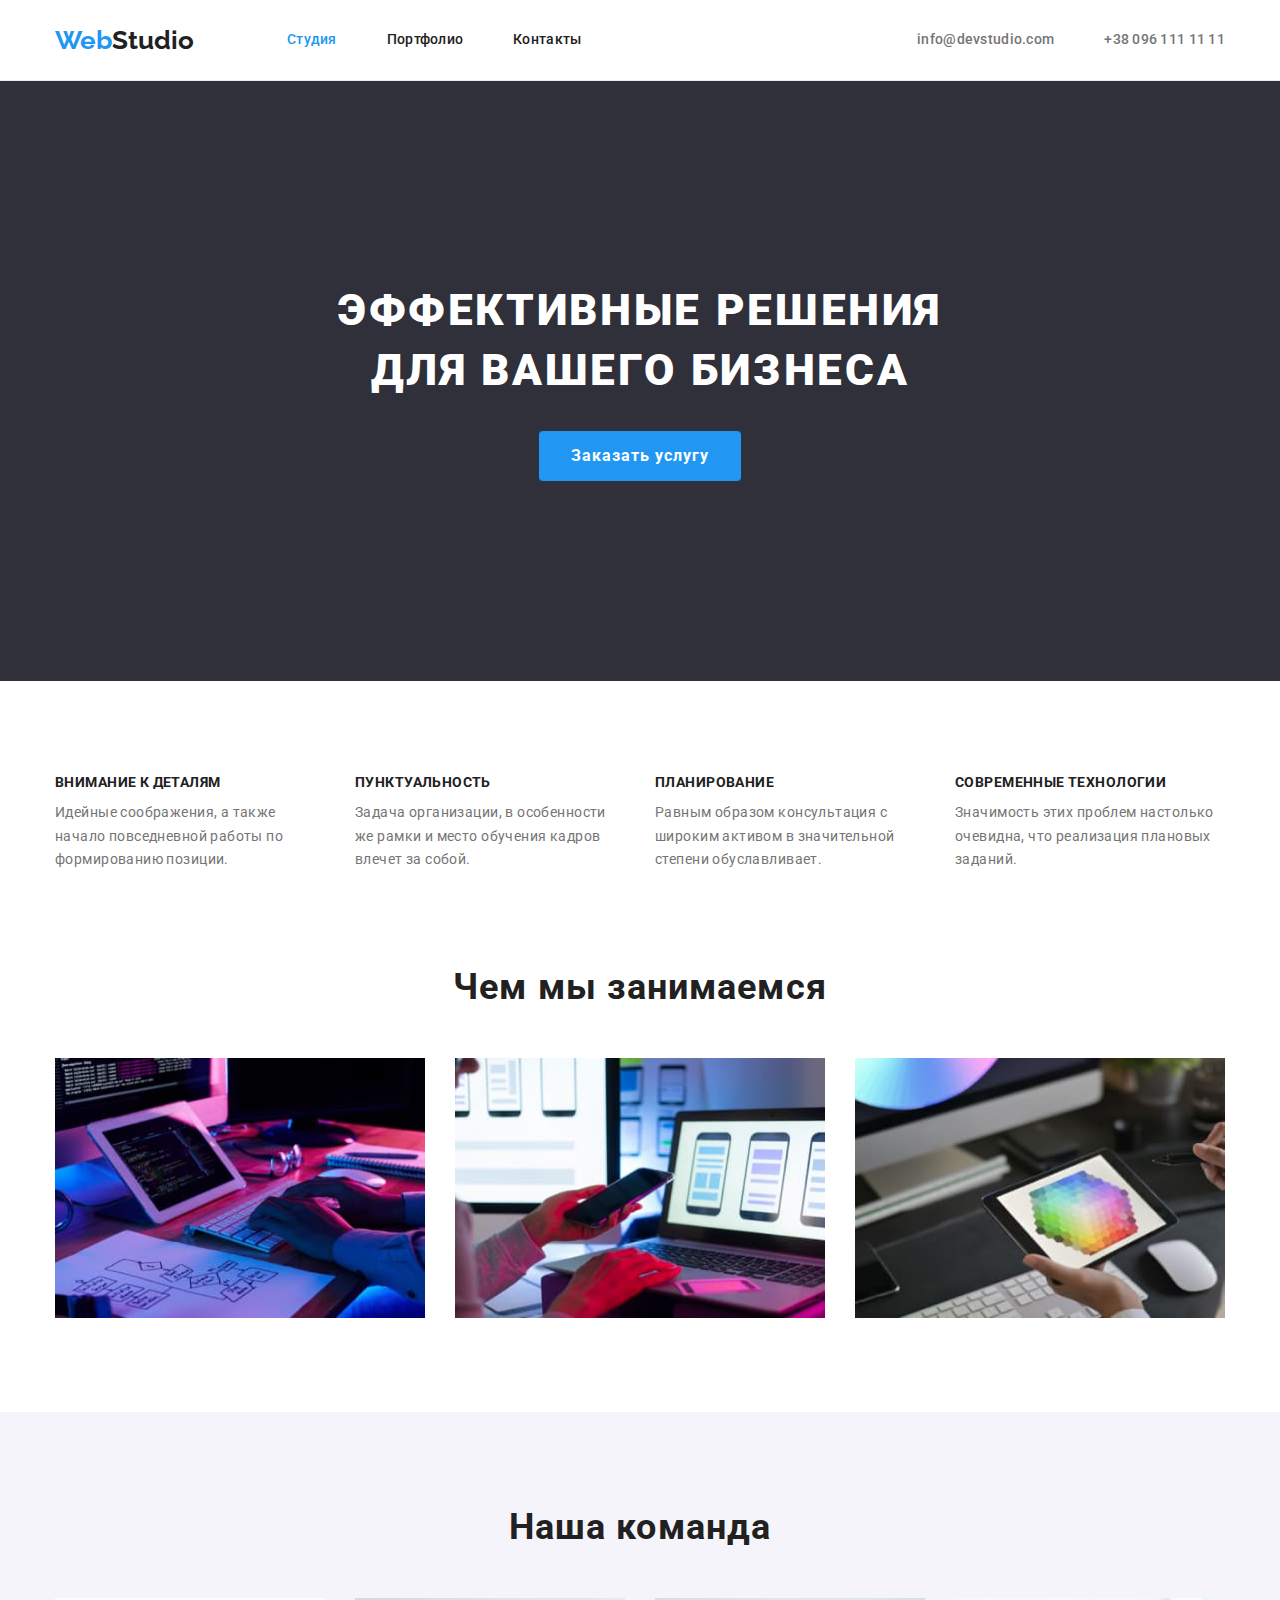
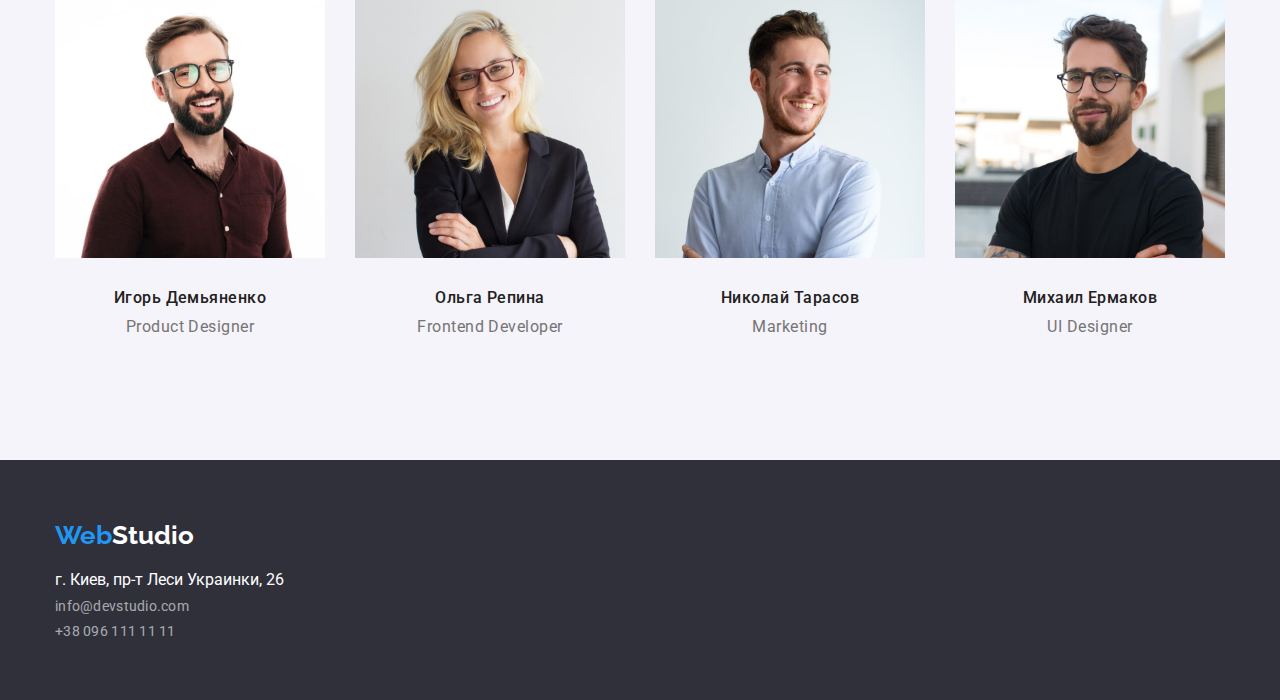
<file: index.html>
<!DOCTYPE html>
<html lang="ru">
  <head>
    <meta charset="UTF-8" />
    <meta http-equiv="X-UA-Compatible" content="IE=edge" />
    <meta name="viewport" content="width=device-width, initial-scale=1.0" />
    <title>WebStudio</title>
    <link rel="preconnect" href="https://fonts.googleapis.com" />
    <link rel="preconnect" href="https://fonts.gstatic.com" crossorigin />
    <link rel="preconnect" href="https://fonts.googleapis.com" />
    <link rel="preconnect" href="https://fonts.gstatic.com" crossorigin />
    <link
      href="https://fonts.googleapis.com/css2?family=Raleway:wght@700&family=Roboto:wght@400;500;700;900&display=swap"
      rel="stylesheet"
    />
    <link
      rel="stylesheet"
      href="https://cdnjs.cloudflare.com/ajax/libs/modern-normalize/1.0.0/modern-normalize.min.css"
    />
    <link rel="stylesheet" href="./css/style.css" />
  </head>
  <body>
    <!-- Шапка сайта -->

    <header class="page-header">
      <div class="container page-box">
        <a lang="en" href="./index.html" class="logo">
          <span class="accent">Web</span>Studio</a
        >
        <nav class="navigation">
          <ul class="site-nav list">
            <li class="site-nav-item">
              <a href="./index.html" class="nav-link current">Студия</a>
            </li>
            <li class="site-nav-item">
              <a href="./portfolio.html" class="nav-link">Портфолио</a>
            </li>
            <li class="site-nav-item">
              <a href="" class="nav-link">Контакты</a>
            </li>
          </ul>
        </nav>

        <ul class="contakts-list list">
          <li class="contakts-item">
            <a class="contakt-link" href="mailto:info@devstudio.com"
              >info@devstudio.com</a
            >
          </li>
          <li class="contakts-item">
            <a class="contakt-link" href="tel:+380961111111"
              >+38 096 111 11 11</a
            >
          </li>
        </ul>
      </div>
    </header>
    <!-- Герой -->
    <main>
      <section class="hero-section">
        <div class="container hero">
          <h1 class="hero-title">Эффективные решения для вашего бизнеса</h1>
          <button type="button" class="button-hero">Заказать услугу</button>
        </div>
      </section>

      <!-- Секция особенности -->
      <section class="section-feature section">
        <div class="container feature">
          <h2 class="section-feature title visually-hidden">
            Наши приимущества
          </h2>
          <ul class="feature-list list grid">
            <li class="feature-item grid-item">
              <h3 class="feature-title">Внимание к деталям</h3>
              <p class="feature-description">
                Идейные соображения, а также начало повседневной работы по
                формированию позиции.
              </p>
            </li>
            <li class="feature-item grid-item">
              <h3 class="feature-title">Пунктуальность</h3>
              <p class="feature-description">
                Задача организации, в особенности же рамки и место обучения
                кадров влечет за собой.
              </p>
            </li>
            <li class="feature-item grid-item">
              <h3 class="feature-title">Планирование</h3>
              <p class="feature-description">
                Равным образом консультация с широким активом в значительной
                степени обуславливает.
              </p>
            </li>
            <li class="feature-item grid-item">
              <h3 class="feature-title">Современные технологии</h3>
              <p class="feature-description">
                Значимость этих проблем настолько очевидна, что реализация
                плановых заданий.
              </p>
            </li>
          </ul>
        </div>
      </section>

      <!-- Чем мы занимаемся -->

      <section class="section-doing section">
        <div class="container doing">
          <h2 class="doing-title">Чем мы занимаемся</h2>
          <ul class="doing-list grid list">
            <li class="grid-item">
              <img
                src="./images/box12.jpeg"
                alt="Работа за компьетором"
                width="370"
                height="260"
              />
            </li>
            <li class="grid-item">
              <img
                src="./images/box22.jpeg"
                alt="Работа за компьетором"
                width="370"
                height="260"
              />
            </li>
            <li class="grid-item">
              <img
                src="./images/box32.jpeg"
                alt="Работа за компьетором"
                width="370"
                height="260"
              />
            </li>
          </ul>
        </div>
      </section>

      <!-- Наша команда -->
      <section class="team-name section">
        <div class="container team">
          <h2 class="team-title">Наша команда</h2>
          <ul class="team-list grid list">
            <li class="grid-item">
              <img
                class="section img"
                src="./images/img12.jpeg"
                alt="фото Игорь Демьяненко"
                width="270"
                height="260"
              />
              <div class="team-box">
                <h3 class="team-subtitle">Игорь Демьяненко</h3>
                <p lang="en" class="team-position">Product Designer</p>
              </div>
            </li>
            <li class="grid-item">
              <img
                src="./images/img22.jpeg"
                alt="фото Ольга Репина"
                width="270"
                height="260"
              />
              <div class="team-box">
                <h3 class="team-subtitle">Ольга Репина</h3>
                <p lang="en" class="team-position">Frontend Developer</p>
              </div>
            </li>
            <li class="grid-item">
              <img
                src="./images/img32.jpeg"
                alt="фото Николай Тарасов"
                width="270"
                height="260"
              />
              <div class="team-box">
                <h3 class="team-subtitle">Николай Тарасов</h3>
                <p lang="en" class="team-position">Marketing</p>
              </div>
            </li>
            <li class="grid-item">
              <img
                src="./images/img42.jpeg"
                alt="фото Михаил Ермаков"
                width="270"
                height="260"
              />
              <div class="team-box">
                <h3 class="team-subtitle">Михаил Ермаков</h3>
                <p lang="en" class="team-position">UI Designer</p>
              </div>
            </li>
          </ul>
        </div>
      </section>
    </main>
    <!-- Футер -->
    <footer class="footer">
      <div class="container footer">
        <a lang="en" href="" class="logo"
          ><span class="accent">Web</span>Studio</a
        >
        <address>
          <ul class="adress list">
            <li class="contakt-item">
              <a
                href=""
                class="adress-link link"
                target="_blank"
                rel="noopener noreferrer"
                >г. Киев, пр-т Леси Украинки, 26</a
              >
            </li>
            <li class="contakt-item mail">
              <a href="mailto:info@devstudio.com" class="contakt-link"
                >info@devstudio.com</a
              >
            </li>
            <li class="contakt-item tel">
              <a href="tel:+380961111111" class="contakt-link"
                >+38 096 111 11 11</a
              >
            </li>
          </ul>
        </address>
      </div>
    </footer>
  </body>
</html>
</file>
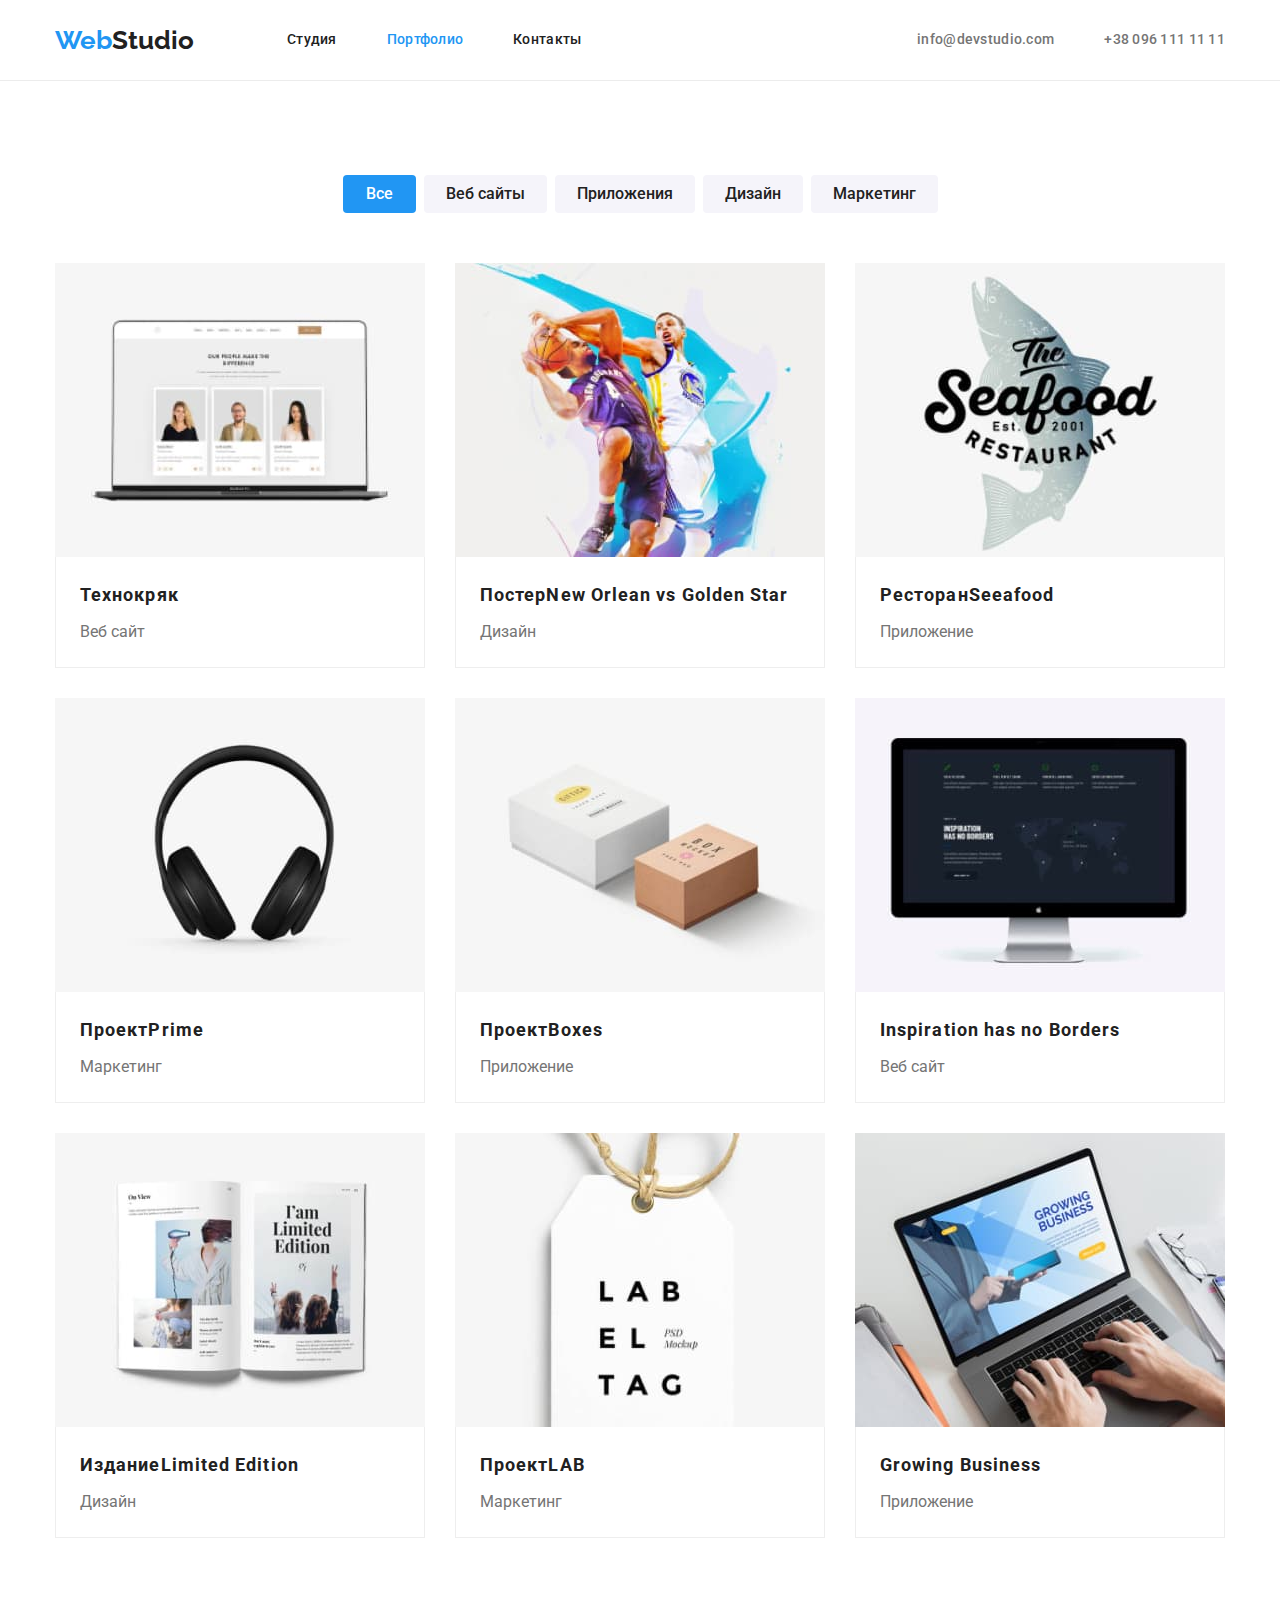
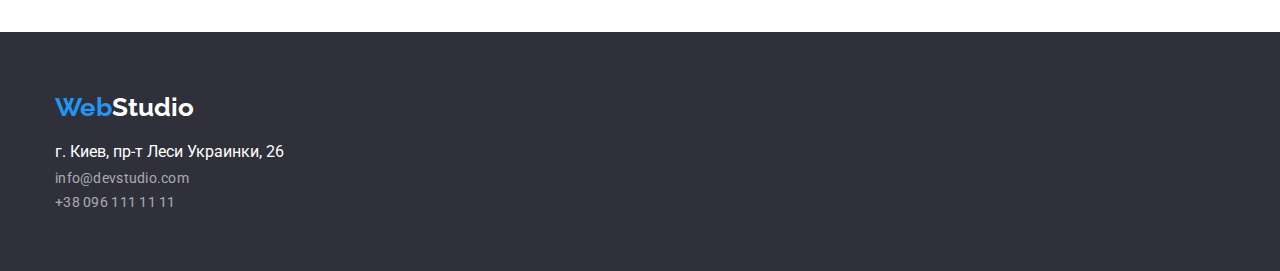
<file: portfolio.html>
<!DOCTYPE html>
<html lang="ru">
  <head>
    <meta charset="UTF-8" />
    <meta http-equiv="X-UA-Compatible" content="IE=edge" />
    <meta name="viewport" content="width=device-width, initial-scale=1.0" />
    <title>Portfolio</title>
    <link rel="preconnect" href="https://fonts.googleapis.com" />
    <link rel="preconnect" href="https://fonts.gstatic.com" crossorigin />
    <link rel="preconnect" href="https://fonts.googleapis.com" />
    <link rel="preconnect" href="https://fonts.gstatic.com" crossorigin />
    <link
      href="https://fonts.googleapis.com/css2?family=Raleway:wght@700&family=Roboto:wght@400;500;700;900&display=swap"
      rel="stylesheet"
    />
    <link
      rel="stylesheet"
      href="https://cdnjs.cloudflare.com/ajax/libs/modern-normalize/1.0.0/modern-normalize.min.css"
    />
    <link rel="stylesheet" href="./css/style.css" />
  </head>

  <body>
    <!-- Шапка сайта -->
    <header class="page-header">
      <div class="container page-box">
        <a lang="en" href="./index.html" class="logo">
          <span class="accent">Web</span>Studio</a
        >
        <nav class="navigation">
          <ul class="site-nav list">
            <li class="site-nav-item">
              <a href="./index.html" class="nav-link">Студия</a>
            </li>
            <li class="site-nav-item">
              <a href="./portfolio.html" class="nav-link current">Портфолио</a>
            </li>
            <li class="site-nav-item">
              <a href="" class="nav-link">Контакты</a>
            </li>
          </ul>
        </nav>

        <ul class="contakts-list list">
          <li class="contakts-item">
            <a class="contakt-link" href="mailto:info@devstudio.com"
              >info@devstudio.com</a
            >
          </li>
          <li class="contakts-item">
            <a class="contakt-link" href="tel:+380961111111"
              >+38 096 111 11 11</a
            >
          </li>
        </ul>
      </div>
    </header>
    <!-- Конец Шапка сайта -->

    <!-- Основной контент -->

    <main>
      <section class="portfolio">
        <div class="container portfolio-btn c-box">
          <h1 class="portfolio-title visually-hidden">Навигация по сайту</h1>

          <ul class="btn-list list">
            <li class="btn-item">
              <button class="btn-filter all current" type="button">Все</button>
            </li>
            <li class="btn-item">
              <button class="btn-filter web-site" type="button">
                Веб сайты
              </button>
            </li>
            <li class="btn-item">
              <button class="btn-filter app" type="button">Приложения</button>
            </li>
            <li class="btn-item">
              <button class="btn-filter design" type="button">Дизайн</button>
            </li>
            <li class="btn-item">
              <button class="btn-filter marketing" type="button">
                Маркетинг
              </button>
            </li>
          </ul>
          <!-- </div> -->
          <!-- Портфолио с фото -->

          <ul class="portfolio-list grid list">
            <li class="portfolio-item grid-item">
              <a class="link-portfolio-blok link" href="">
                <img
                  class="portfolio-img"
                  src="./images/img011.jpeg"
                  alt="Ноутбук с фото на экране"
                  width="370"
                />
                <div class="portfolio-img-box">
                  <h2 class="portfolio-subtitle">Технокряк</h2>
                  <p class="portfolio-text link">Веб сайт</p>
                </div>
              </a>
            </li>
            <li class="portfolio-item grid-item">
              <a class="link-portfolio-blok link" href="">
                <img
                  class="portfolio-img"
                  src="./images/img022.jpeg"
                  alt="Баскетболисты в прыжке"
                  width="370"
                />
                <div class="portfolio-img-box">
                  <h2 class="portfolio-subtitle">
                    Постер<span lang="en">New Orlean vs Golden Star</span>
                  </h2>
                  <p class="portfolio-text">Дизайн</p>
                </div>
              </a>
            </li>
            <li class="portfolio-item grid-item">
              <a class="link-portfolio-blok link" href="">
                <img
                  class="portfolio-img"
                  src="./images/img033.jpeg"
                  alt="Логотип ресторана"
                  width="370"
                />
                <div class="portfolio-img-box">
                  <h2 class="portfolio-subtitle">
                    Ресторан<span lang="en">Seeafood</span>
                  </h2>

                  <p class="portfolio-text">Приложение</p>
                </div>
              </a>
            </li>
            <li class="portfolio-item grid-item">
              <a class="link-portfolio-blok link" href="">
                <img src="./images/img044.jpeg" alt="Наушники" width="370" />
                <div class="portfolio-img-box">
                  <h2 class="portfolio-subtitle">
                    Проект<span lang="en">Prime</span>
                  </h2>
                  <p class="portfolio-text">Маркетинг</p>
                </div>
              </a>
            </li>
            <li class="portfolio-item grid-item">
              <a class="link-portfolio-blok link" href="">
                <img
                  src="./images/img055.jpeg"
                  alt="Упаковочные коробочки"
                  width="370"
                />
                <div class="portfolio-img-box">
                  <h2 class="portfolio-subtitle">
                    Проект<span lang="en">Boxes</span>
                  </h2>
                  <p class="portfolio-text">Приложение</p>
                </div>
              </a>
            </li>
            <li class="portfolio-item grid-item">
              <a class="link-portfolio-blok link" href="">
                <img
                  src="./images/img066.jpeg"
                  alt="Монитор компьютера с отрытой страницей"
                  width="370"
                />
                <div class="portfolio-img-box">
                  <h2 class="portfolio-subtitle" lang="en">
                    Inspiration has no Borders
                  </h2>

                  <p class="portfolio-text">Веб сайт</p>
                </div>
              </a>
            </li>
            <li class="portfolio-item grid-item">
              <a class="link link-portfolio-blok" href="">
                <img
                  src="./images/img077.jpeg"
                  alt="Разворот журнала"
                  width="370"
                />
                <div class="portfolio-img-box">
                  <h2 class="portfolio-subtitle">
                    Издание<span lang="en">Limited Edition</span>
                  </h2>

                  <p class="portfolio-text">Дизайн</p>
                </div>
              </a>
            </li>
            <li class="portfolio-item grid-item">
              <a class="link-portfolio-blok link" href="">
                <img
                  src="./images/img088.jpeg"
                  alt="Этикетка с лейблом"
                  width="370"
                />
                <div class="portfolio-img-box">
                  <h2 class="portfolio-subtitle">
                    Проект<span lang="en">LAB</span>
                  </h2>

                  <p class="portfolio-text">Маркетинг</p>
                </div>
              </a>
            </li>
            <li class="portfolio-item grid-item">
              <a class="link-portfolio-blok link" href="">
                <img
                  src="./images/img099.jpeg"
                  alt="Открытый ноутбук"
                  width="370"
                />
                <div class="portfolio-img-box">
                  <h2 class="portfolio-subtitle" lang="en">Growing Business</h2>
                  <p class="portfolio-text">Приложение</p>
                </div>
              </a>
            </li>
          </ul>
        </div>
      </section>
    </main>
    <!-- Футер -->
    <footer class="footer">
      <div class="container footer">
        <a lang="en" href="" class="logo"
          ><span class="accent">Web</span>Studio</a
        >
        <address>
          <ul class="adress list">
            <li class="contakt-item">
              <a
                href=""
                class="adress-link link"
                target="_blank"
                rel="noopener noreferrer"
                >г. Киев, пр-т Леси Украинки, 26</a
              >
            </li>
            <li class="contakt-item mail">
              <a href="mailto:info@devstudio.com" class="contakt-link"
                >info@devstudio.com</a
              >
            </li>
            <li class="contakt-item tel">
              <a href="tel:+380961111111" class="contakt-link"
                >+38 096 111 11 11</a
              >
            </li>
          </ul>
        </address>
      </div>
    </footer>
  </body>
</html>
</file>
<file: css/style.css>
:root {
  --primari-text-color: #212121;
  --title-text-color: #757575;
  --accent-color: #2196f3;
  --primari-background-color: #ffffff;
  --second-text-color: #ffffff;
  --second-background-color: #2f303a;
  /* Grid */
  --items: 1;
  --indent: 30px;
}

body {
  background-color: var(--primari-background-color);
  color: var(--primari-text-color);
  font-family: "roboto", sans-serif;
  margin: 0;
}
h1,
h2,
h3,
h4,
h5,
p {
  margin: 0;
}
/* Убирает все точки в ul */
.list {
  list-style: none;
  margin-top: 0;
  margin-bottom: 0;
  padding: 0;
}
.link {
  text-decoration: none;
}
section {
  padding-top: 94px;
  padding-bottom: 94px;
}
.container {
  /* outline: 2px solid blueviolet; */
  margin-left: auto;
  margin-right: auto;
  padding-left: 15px;
  padding-right: 15px;
  width: 1200px;
}
img {
  display: block;
}
/* НАЧАЛО. Добавляем в секции в которых 
нужен сброс падиннгов */
.section.no-padding {
  padding-bottom: 0;
  padding-top: 0;
}
/* КОНЕЦ */

.grid {
  display: flex;
  flex-wrap: wrap;
  margin: calc(-1 * var(--indent) / 2);
}
.grid-item {
  flex-basis: calc((100% - var(--indent) * var(--items)) / var(--items));
  margin: calc(var(--indent) / 2);
}
/* Style 
            for header */
.page-header {
  border-bottom: 1px solid #ececec;
}
.page-box {
  display: flex;
  align-items: center;
}
.nav-link,
.contakt-link {
  display: block;
  padding-top: 32px;
  padding-bottom: 32px;
}
.logo {
  font-family: "Raleway";
  font-weight: 700;
  font-size: 26px;
  line-height: 1.19;
  text-decoration: none;
  color: var(--primari-text-color);
  align-items: center;
  margin-right: 93px;
}
.accent {
  color: #2196f3;
}

.site-nav {
  display: flex;
}
.contakts-list {
  margin-left: auto;
}

.site-nav :hover,
.site-nav :focus {
  color: var(--accent-color);
}
.contakts-list {
  display: flex;
}

.nav-link,
.contakt-link {
  color: var(--primari-text-color);
  text-decoration: none;
  font-weight: 500;
  font-size: 14px;
  line-height: 1.14;
  letter-spacing: 0.02em;
}
.nav-link.current {
  color: var(--accent-color);
}
.contakt-link {
  color: var(--title-text-color);
}
.contakts-list:hover,
.contakts-list:focus {
  color: var(--accent-color);
}
.site-nav-item:not(:last-child) {
  margin-right: 50px;
}
.contakts-item:not(:last-child) {
  margin-right: 50px;
}
/* 
        END HEADER 
         */

/* Стили для index.html */

/* 
          HERO */
.hero-section {
  padding-bottom: 200px;
  padding-top: 200px;
}

.hero-section {
  background-color: var(--second-background-color);
  text-align: center;
  align-items: center;
}

.hero-title {
  font-weight: 900;
  font-size: 44px;
  line-height: 1.36;
  text-align: center;
  letter-spacing: 0.06em;
  text-transform: uppercase;
  color: var(--second-text-color);
  margin-bottom: 30px;
  margin-left: auto;
  margin-right: auto;
  max-width: 696px;
}
/* Button */
.button-hero {
  display: inline-block;
  font-family: inherit;
  cursor: pointer;
  background-color: var(--accent-color);
  color: var(--second-text-color);
  font-weight: 700;
  font-size: 16px;
  line-height: 1.87;
  align-items: center;
  text-align: center;
  letter-spacing: 0.06em;
  min-width: 200px;
  height: 50px;
  border-radius: 4px;
  padding: 10px 32px;
  border: 0;
}

.button-hero:hover,
.button-hero:focus {
  background-color: #188ce8;
}
/* END HERO */

/* SECTION */
/* Секция особенности */
.section-feature {
  padding-top: 94px;
  padding-bottom: 47px;
}

/* Семантическое скрытие элементов */
.visually-hidden {
  position: absolute;
  white-space: nowrap;
  width: 1px;
  height: 1px;
  overflow: hidden;
  border: 0;
  padding: 0;
  clip: rect(0 0 0 0);
  clip-path: inset(50%);
  margin: -1px;
}
.feature-list {
  --items: 4;
  align-items: center;
}

.feature-title {
  font-weight: 700;
  font-size: 14px;
  line-height: 1.14;
  letter-spacing: 0.03em;
  text-transform: uppercase;
  margin-bottom: 10px;
}

.feature-description {
  font-weight: 400;
  font-size: 14px;
  line-height: 1.71;
  letter-spacing: 0.03em;
  color: var(--title-text-color);
  margin: 0;
}

/* Чем мы занимаемся  */

.doing-list {
  --items: 3;
}
.section-doing {
  padding-top: 47px;
}
.doing-title {
  font-weight: 700;
  font-size: 36px;
  line-height: 42px;
  text-align: center;
  letter-spacing: 0.03em;
  margin-bottom: 50px;
}

/* Команда */

.team-list {
  --items: 4;
}

.team-name {
  background-color: #f5f4fa;
}
.team-title {
  font-weight: 700;
  font-size: 36px;
  line-height: 42px;
  text-align: center;
  letter-spacing: 0.03em;
  margin-bottom: 50px;
}
.team-subtitle {
  font-weight: 500;
  font-size: 16px;
  line-height: 1.19;
  letter-spacing: 0.03em;
  margin-bottom: 10px;
}
.team-position {
  color: var(--title-text-color);
  font-size: 16px;
  line-height: 1.19;
  font-weight: 400;
  letter-spacing: 0.03em;
}
.team-box {
  padding: 30px 20px;
  text-align: center;
}

footer {
  color: var(--primari-background-color);
  background-color: var(--second-background-color);
  padding-top: 60px;
  padding-bottom: 60px;
}

.footer .logo {
  display: block;
  color: var(--second-text-color);
  margin-bottom: 20px;
}
.footer .contakt-link {
  color: rgba(255, 255, 255, 0.6);
  text-decoration: none;
  font-style: normal;
  font-weight: 400;
  padding: 0;
}
.adress-link {
  color: var(--second-text-color);
  font-style: normal;
  margin-bottom: 9px;
}
.contakt-link:hover {
  color: var(--accent-color);
}
.contakt-link:focus {
  color: var(--accent-color);
}
.contakt-item:not(:last-child) {
  margin-bottom: 9px;
}

/* Стили для portfolio.html */

.btn-list {
  display: flex;
  flex-wrap: nowrap;
  justify-content: center;
  align-items: center;

  margin-bottom: 50px;
}
.btn-item:not(:last-child) {
  margin-right: 8px;
}
.btn-filter.current {
  background-color: var(--accent-color);
  color: var(--second-text-color);
}
.btn-filter {
  cursor: pointer;
  font-family: inherit;
  font-weight: 500;
  font-size: 16px;
  line-height: 1.63;
  text-align: center;
  border-radius: 4px;
  height: 38px;
  border: 0;
  padding: 6px 22px;
  background: #f5f4fa;
  color: var(--primari-text-color);
  min-width: 73px;
  max-width: 145px;
}

.btn-filter:hover,
.btn-filter:focus {
  background-color: var(--accent-color);
  color: var(--primari-background-color);
  box-shadow: 0px 1px 1px rgba(0, 0, 0, 0.12), 0px 4px 4px rgba(0, 0, 0, 0.06),
    1px 4px 6px rgba(0, 0, 0, 0.16);
}
.portfolio-list {
  --items: 3;
  /* overflow: hidden; */
}
/* .portfolio-item {
 border: 1px solid transparent;
} */
.portfolio-img {
  display: block;
  width: 100%;
}
.link-portfolio-blok {
  /* width: 370px;
  display: block; */
}
.link-portfolio-blok:hover,
.link-portfolio-blok:focus {
  box-shadow: 0px 1px 1px rgba(0, 0, 0, 0.12), 0px 4px 4px rgba(0, 0, 0, 0.06),
    1px 4px 6px rgba(0, 0, 0, 0.16);
}
.link-portfolio-blok {
  display: block;
}
.portfolio-img-box {
  padding: 20px 24px;
  border-right: 1px solid #eeeeee;
  border-bottom: 1px solid #eeeeee;
  border-left: 1px solid #eeeeee;
}

.portfolio-subtitle {
  color: #212121;
  font-weight: 700;
  font-size: 18px;
  line-height: 2;
  letter-spacing: 0.06em;
  margin-bottom: 4px;
}

.portfolio-text {
  font-size: 16px;
  line-height: 1.88;
  color: var(--title-text-color);
}
</file>
